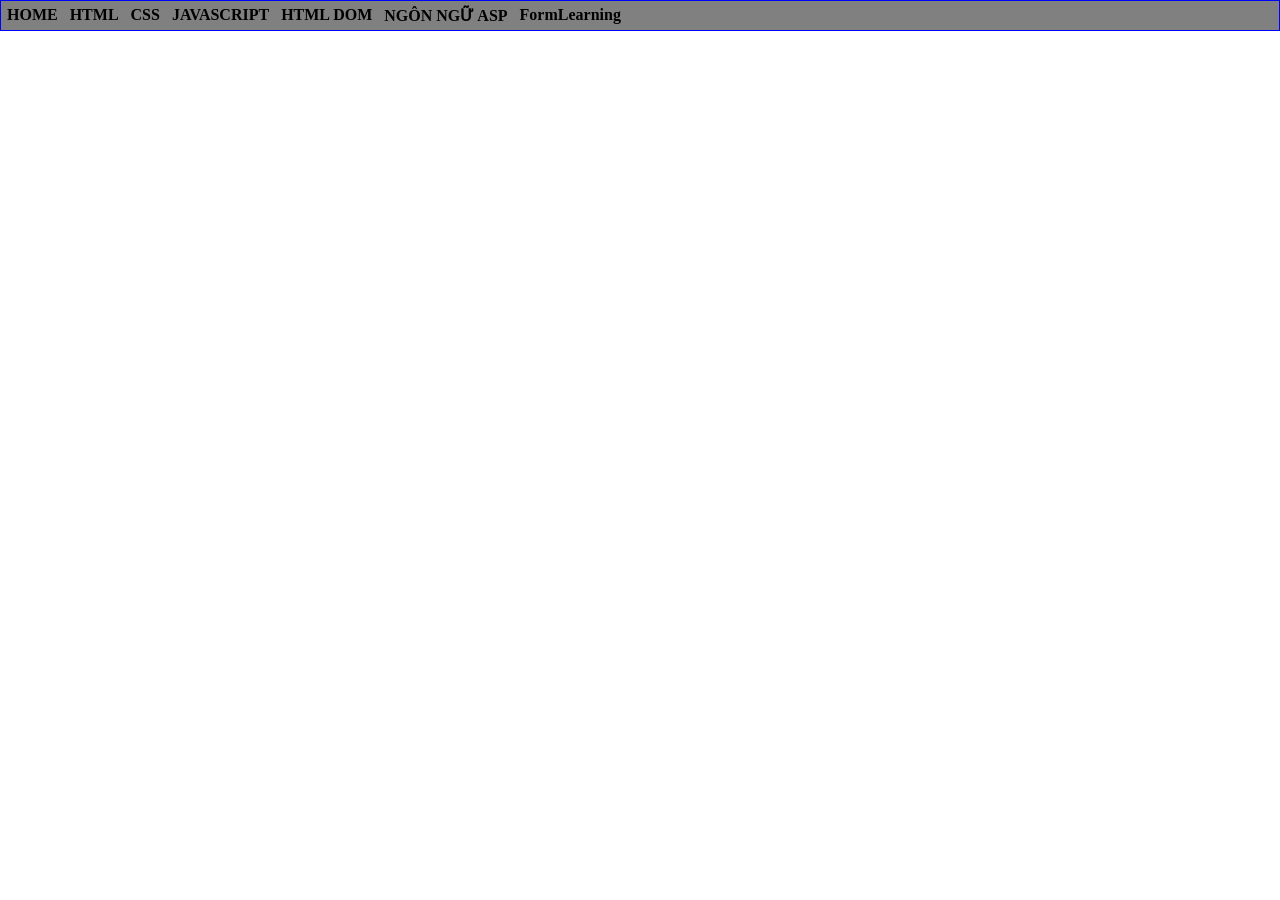
<file: index.html>
<html>
    <head>
        <title>Nguyễn Thị Phương Thảo K244161808 </title>
        <style>@import url(css/mainstyle.css);</style>
    </head>
    <body>
        <div id="container">  
            <ul>
            <li> <a href="K244161808_NguyenThiPhuongThao_BaiTapCVXinviec.html">HOME</a></li>
            <li> <a href="#">HTML</a></li>
            <li> <a href="#">CSS</a>
                <ul>
                <li> <a href="ex42/ex42.html">BÀI 42</a></li>
                <li> <a href="#">GIAO DIỆN VỚI CSS</a></li>
                <li> <a href="#">CSS NÂNG CAO</a></li>
            </ul>
            </li>
            <li> <a href="#">JAVASCRIPT</a>
            <ul>
                <li> <a href="#">LESSON 01</a></li>
                <li> <a href="#">LESSON 02</a></li>
                <li> <a href="#">LESSON 03</a></li>
            </ul>
            </li>
            <li> <a href="#">HTML DOM</a></li>
            <li> <a href="#">NGÔN NGỮ ASP</a></li>
            <li> <a href="#">FormLearning</a>
                <ul>
                    <li> <a href="FormLearn/ClientGet.html">Slide ClientGet.html</a></li>
                    <li> <a href="FormLearn/ServerGet.html">Slide ServerGet.html</a></li>
                    <li> <a href="Bai48/Register.html">Bai48</a></li>
                    <li> <a href="Bai49/OnlineClassifield.html">Bai49</a></li>
                    <li> <a href="Bai50/TravelExpense.html">Bai50</a></li>
                </ul>
            </li>
            </ul>

        </div>

    </body>
</html>
</file>
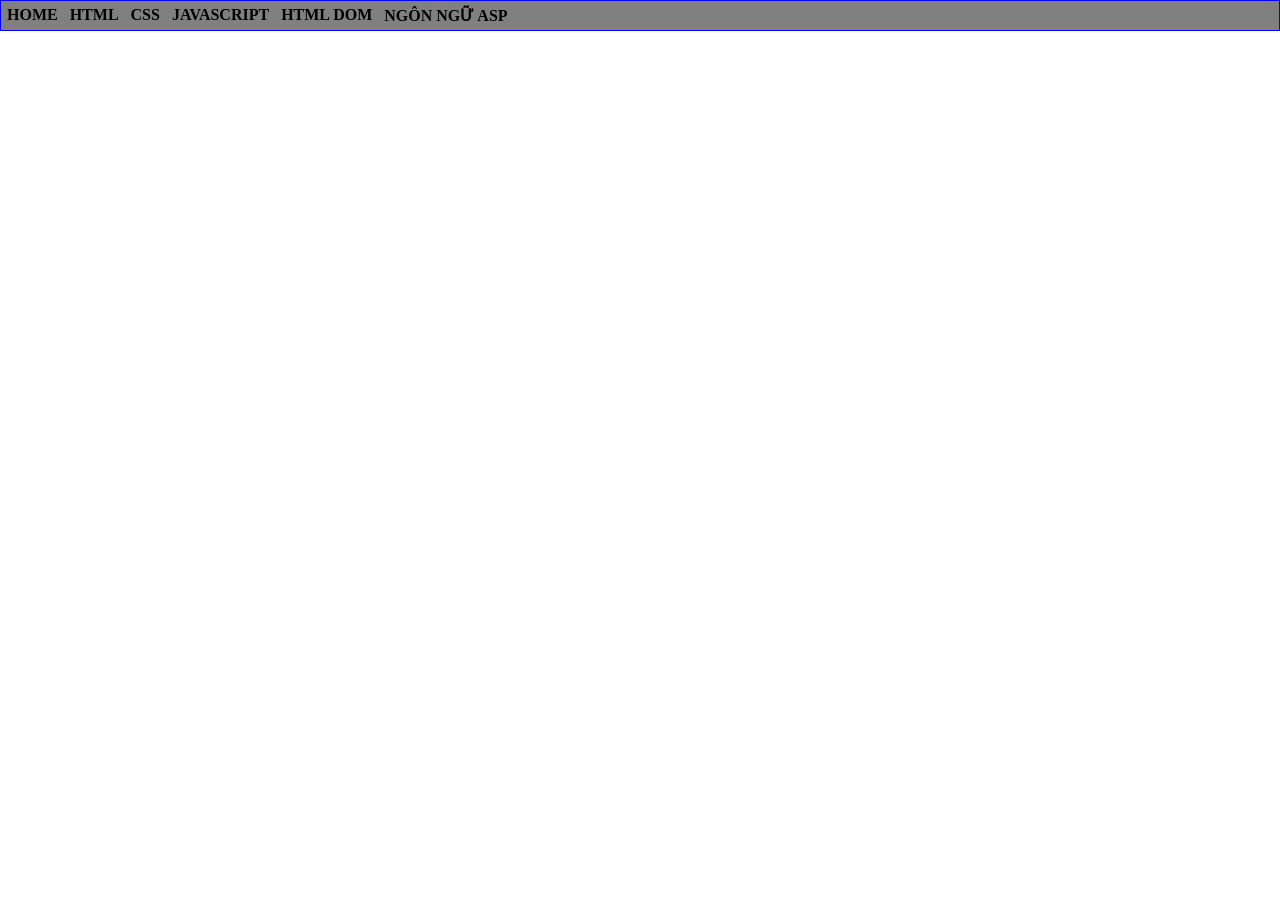
<file: home.html>
<html>
    <head>
        <title>Nguyễn Thị Phương Thảo K244161808 </title>
        <style>@import url(css/mainstyle.css);</style>
    </head>
    <body>
        <div id="container">  
            <ul>
            <li> <a href="K244161808_NguyenThiPhuongThao_BaiTapCVXinviec.html">HOME</a></li>
            <li> <a href="#">HTML</a></li>
            <li> <a href="#">CSS</a>
                <ul>
                <li> <a href="#">CSS CĂN BẢN</a></li>
                <li> <a href="#">GIAO DIỆN VỚI CSS</a></li>
                <li> <a href="#">CSS NÂNG CAO</a></li>
            </ul>
            </li>
            <li> <a href="#">JAVASCRIPT</a>
            <ul>
                <li> <a href="#">LESSON 01</a></li>
                <li> <a href="#">LESSON 02</a></li>
                <li> <a href="#">LESSON 03</a></li>
            </ul>
            </li>
            <li> <a href="#">HTML DOM</a></li>
            <li> <a href="#">NGÔN NGỮ ASP</a></li>


            </ul>

        </div>

    </body>
</html>
</file>
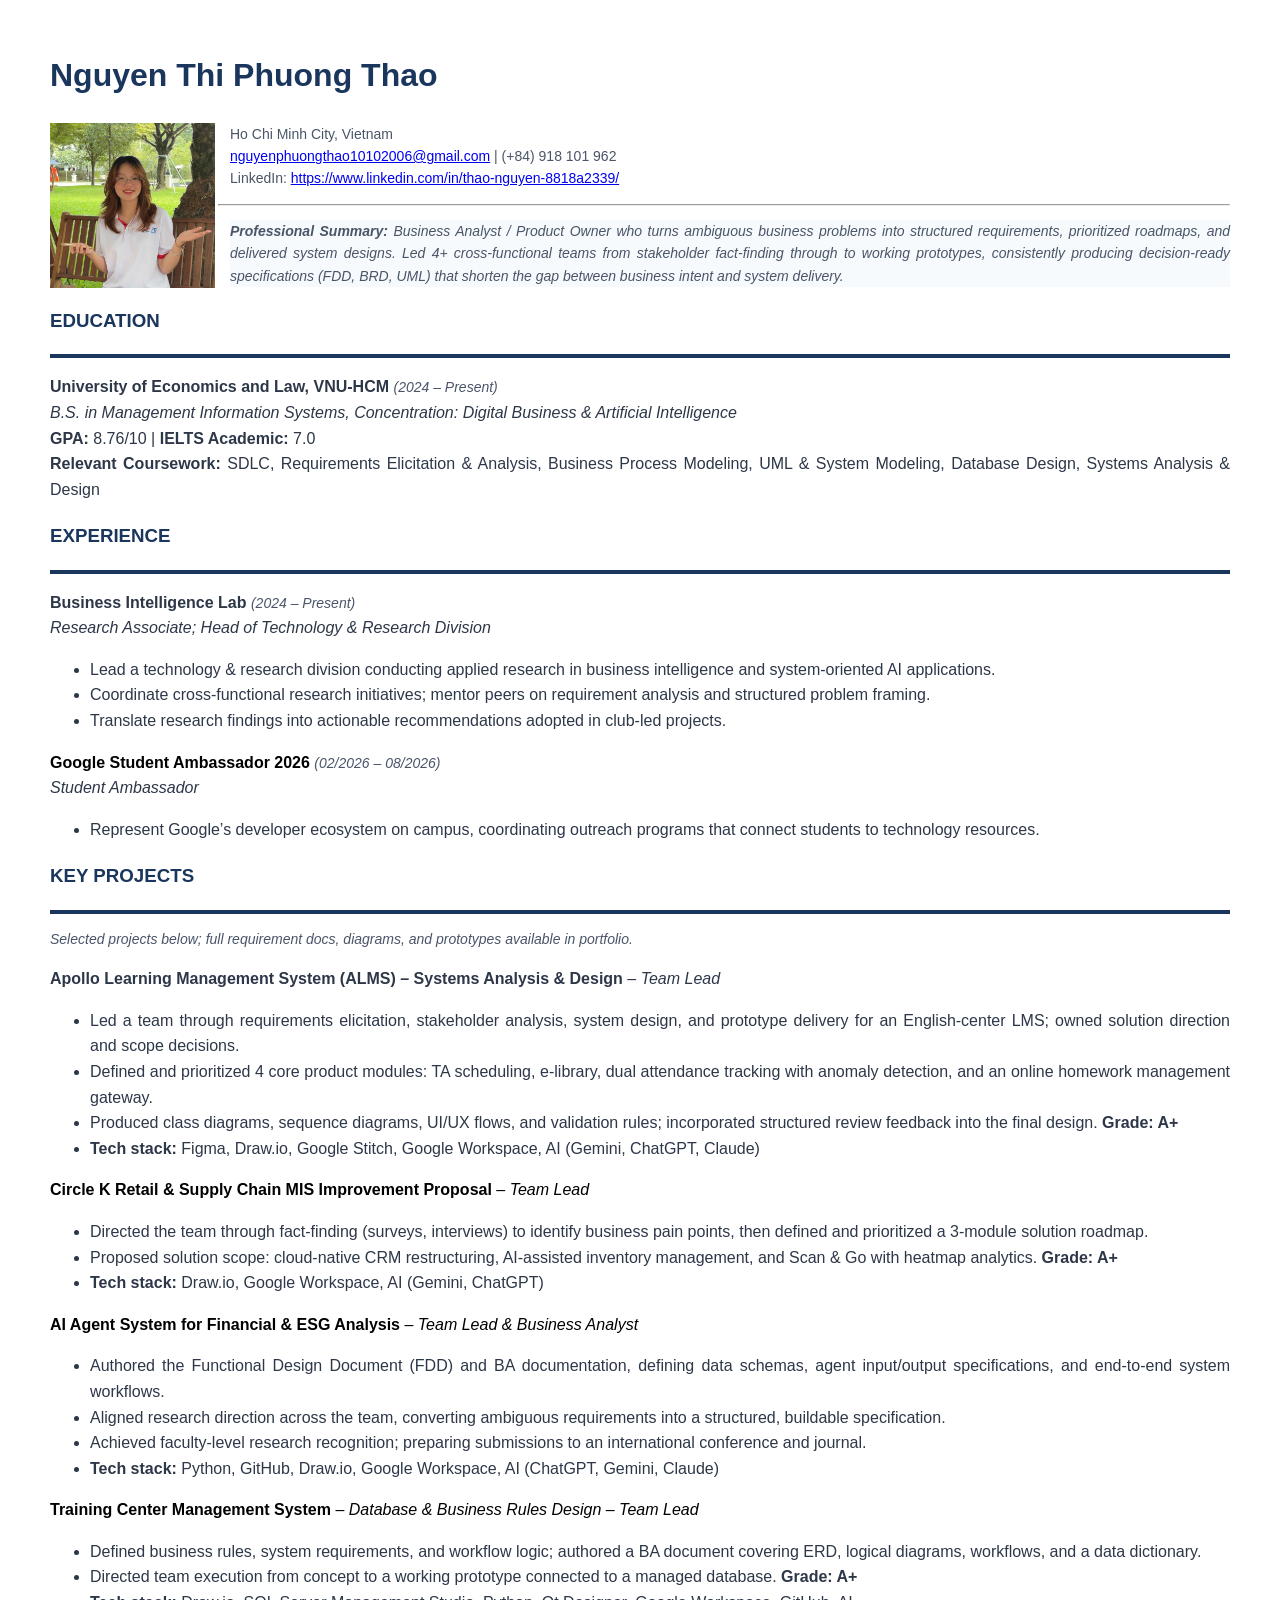
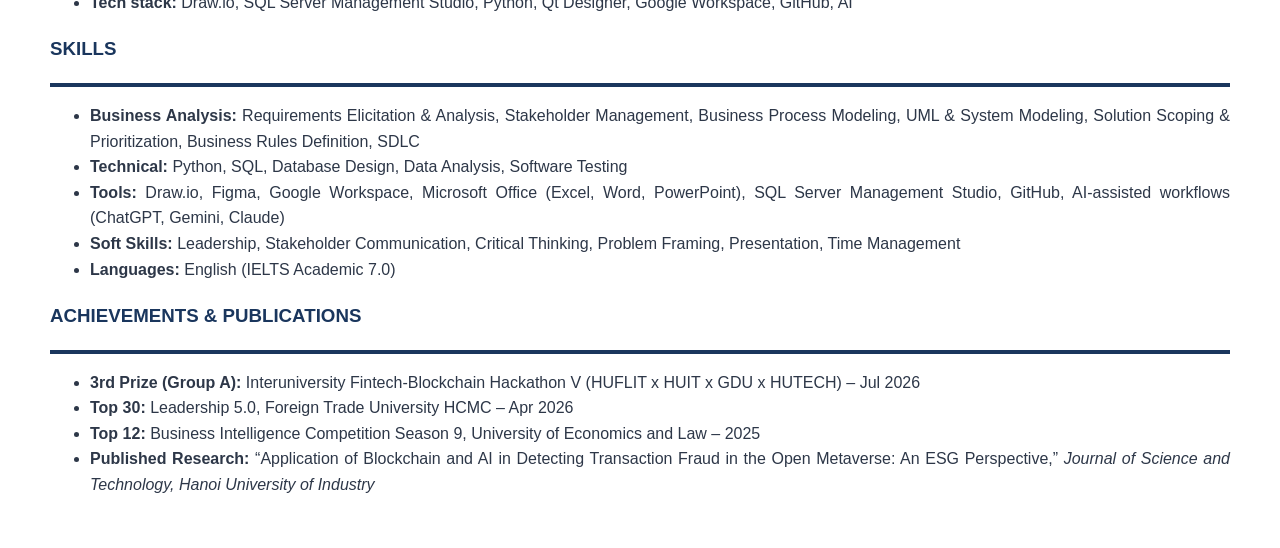
<file: K244161808_NguyenThiPhuongThao_BaiTapCVXinviec.html>
<html>
    <head>
        <title>CV - Nguyen Thi Phuong Thao</title>
    </head>
    <body style="font-family: 'Segoe UI', Tahoma, Geneva, Verdana, sans-serif; line-height: 1.6; margin: 50px; background-color: white;">
        <!--Thông tin liên lạc cơ bản -->
        <div>
            <h1 style="color: #1a365d">Nguyen Thi Phuong Thao</h1>
            <!--Hình ảnh -->
            <div>
            <img 
                align="left"
                src="images/cv.jpg"
                title="CV-Image"
                alt="Image not found"
                height="165"
                width="165"
            />
        </div>
            <!--Contact Information-->
            <p style="text-align: left; font-size: 14px; color: #4a5568; margin-left: 180px;">
                Ho Chi Minh City, Vietnam 
                <br/> 
                <a href="mailto:nguyenphuongthao10102006@gmail.com">nguyenphuongthao10102006@gmail.com</a> | (+84) 918 101 962 
                <br/>
                LinkedIn: <a href="https://www.linkedin.com/in/thao-nguyen-8818a2339/" target="_blank" title="LinkedIn">https://www.linkedin.com/in/thao-nguyen-8818a2339/</a>
            </p>
        </div>

        
        <hr/>
        <!--Professional Summary-->
        <div>
            <p style="text-align: justify; font-size: 14px; color: #4a5568; background-color: #f7fafc; margin-left: 180px;">
                <i>
                    <b>Professional Summary:</b> Business Analyst / Product Owner who turns ambiguous business problems into structured requirements, prioritized roadmaps, and delivered system designs. Led 4+ cross-functional teams from stakeholder fact-finding through to working prototypes, consistently producing decision-ready specifications (FDD, BRD, UML) that shorten the gap between business intent and system delivery.
                </i>
            </p>
        </div>

        <!--Education-->
        <div>
            <h3 style="color: #1a365d;">EDUCATION</h3>
            <hr style="border: 2px solid #1a365d;"/>
            <p style="text-align: justify; color: #2d3748;">
                <b> University of Economics and Law, VNU-HCM </b> <i style="color: #4a5568; font-size: 14px;">(2024 – Present)</i>
                <br/>
                <i>B.S. in Management Information Systems, Concentration: Digital Business & Artificial Intelligence</i>
                <br/>
                <b>GPA:</b> 8.76/10 | <b>IELTS Academic:</b> 7.0
                <br/>
                <b>Relevant Coursework:</b> SDLC, Requirements Elicitation & Analysis, Business Process Modeling, UML & System Modeling, Database Design, Systems Analysis & Design
            </p>    
        </div>

        <!--Experience-->
        <div>
            <h3 style="color: #1a365d;">EXPERIENCE</h3>
            <hr style="border: 2px solid #1a365d;"/> 
            <p style="text-align: justify; color: #2d3748;">
                <b> Business Intelligence Lab </b><i style="color: #4a5568; font-size: 14px;">(2024 – Present)</i>
                <br/>
                <i style="text-align: justify; color: #2d3748;">Research Associate; Head of Technology & Research Division </i>
                <ul style="text-align: justify; color: #2d3748;">
                    <li>Lead a technology & research division conducting applied research in business intelligence and system-oriented AI applications.</li>
                    <li>Coordinate cross-functional research initiatives; mentor peers on requirement analysis and structured problem framing.</li>
                    <li>Translate research findings into actionable recommendations adopted in club-led projects.</li>
                </ul>

                <b> Google Student Ambassador 2026 </b><i style="color: #4a5568; font-size: 14px;">(02/2026 – 08/2026)</i>
                <br/>
                <i style="text-align: justify; color: #2d3748;">Student Ambassador </i>
                <ul style="text-align: justify; color: #2d3748;">
                    <li>Represent Google’s developer ecosystem on campus, coordinating outreach programs that connect students to technology resources.</li>
                </ul>
            </p>
        </div>
        
        <!--Key Projects-->
        <div>
            <h3 style="color: #1a365d;">KEY PROJECTS</h3>
            <hr style="border: 2px solid #1a365d;"/>
            <p style="color: #4a5568;font-size: 14px;">
                <i>Selected projects below; full requirement docs, diagrams, and prototypes available in portfolio.</i>
            </p>
            <p style="text-align: justify; color: #2d3748;">
                <b>Apollo Learning Management System (ALMS) – Systems Analysis & Design</b><i> – Team Lead</i>
                <br/>
                <ul style="text-align: justify; color: #2d3748;">
                    <li>Led a team through requirements elicitation, stakeholder analysis, system design, and prototype delivery for an English-center LMS; owned solution direction and scope decisions.</li>
                    <li>Defined and prioritized 4 core product modules: TA scheduling, e-library, dual attendance tracking with anomaly detection, and an online homework management gateway.</li>
                    <li>Produced class diagrams, sequence diagrams, UI/UX flows, and validation rules; incorporated structured review feedback into the final design. <b>Grade: A+</b></li>
                    <li><b>Tech stack:</b> Figma, Draw.io, Google Stitch, Google Workspace, AI (Gemini, ChatGPT, Claude)</li>
                </ul>

                <b>Circle K Retail & Supply Chain MIS Improvement Proposal </b><i>– Team Lead</i>
                <br/>
                <ul style="text-align: justify; color: #2d3748;">
                    <li>Directed the team through fact-finding (surveys, interviews) to identify business pain points, then defined and prioritized a 3-module solution roadmap.</li>
                    <li>Proposed solution scope: cloud-native CRM restructuring, AI-assisted inventory management, and Scan & Go with heatmap analytics. <b>Grade: A+</b></li>
                    <li><b>Tech stack:</b> Draw.io, Google Workspace, AI (Gemini, ChatGPT)</li>
                </ul>

                <b>AI Agent System for Financial & ESG Analysis </b><i>– Team Lead & Business Analyst</i>
                <br/>
                <ul style="text-align: justify; color: #2d3748;">
                    <li>Authored the Functional Design Document (FDD) and BA documentation, defining data schemas, agent input/output specifications, and end-to-end system workflows.</li>
                    <li>Aligned research direction across the team, converting ambiguous requirements into a structured, buildable specification.</li>
                    <li>Achieved faculty-level research recognition; preparing submissions to an international conference and journal.</li>
                    <li><b>Tech stack:</b> Python, GitHub, Draw.io, Google Workspace, AI (ChatGPT, Gemini, Claude)</li>
                </ul>

                <b>Training Center Management System </b><i>– Database & Business Rules Design – Team Lead</i>
                <br/>
                <ul style="text-align: justify; color: #2d3748;">
                    <li>Defined business rules, system requirements, and workflow logic; authored a BA document covering ERD, logical diagrams, workflows, and a data dictionary.</li>
                    <li>Directed team execution from concept to a working prototype connected to a managed database. <b>Grade: A+</b></li>
                    <li><b>Tech stack:</b> Draw.io, SQL Server Management Studio, Python, Qt Designer, Google Workspace, GitHub, AI</li>
                </ul>
            </p>
        </div>
        
        <!--Skills-->
        <div>
            <h3 style="color: #1a365d;">SKILLS</h3>
            <hr style="border: 2px solid #1a365d;"/>
            <ul style="text-align: justify; color: #2d3748;">
                <li><b>Business Analysis:</b> Requirements Elicitation & Analysis, Stakeholder Management, Business Process Modeling, UML & System Modeling, Solution Scoping & Prioritization, Business Rules Definition, SDLC</li>
                <li><b>Technical:</b> Python, SQL, Database Design, Data Analysis, Software Testing</li>
                <li><b>Tools:</b> Draw.io, Figma, Google Workspace, Microsoft Office (Excel, Word, PowerPoint), SQL Server Management Studio, GitHub, AI-assisted workflows (ChatGPT, Gemini, Claude)</li>
                <li><b>Soft Skills:</b> Leadership, Stakeholder Communication, Critical Thinking, Problem Framing, Presentation, Time Management</li>
                <li><b>Languages:</b> English (IELTS Academic 7.0)</li>
            </ul>
        </div>
        
        <!--Achievements & Publications-->
        <div>
            <h3 style="color: #1a365d;">ACHIEVEMENTS & PUBLICATIONS</h3>
            <hr style="border: 2px solid #1a365d;"/>
            <ul style="text-align: justify; color: #2d3748;">
                <li><b>3rd Prize (Group A):</b> Interuniversity Fintech-Blockchain Hackathon V (HUFLIT x HUIT x GDU x HUTECH) – Jul 2026</li>
                <li><b>Top 30:</b> Leadership 5.0, Foreign Trade University HCMC – Apr 2026</li>
                <li><b>Top 12:</b> Business Intelligence Competition Season 9, University of Economics and Law – 2025</li>
                <li><b>Published Research:</b> “Application of Blockchain and AI in Detecting Transaction Fraud in the Open Metaverse: An ESG Perspective,” <i>Journal of Science and Technology, Hanoi University of Industry</i></li>
            </ul>    
        </div>
        
    </body>
</html>
</file>
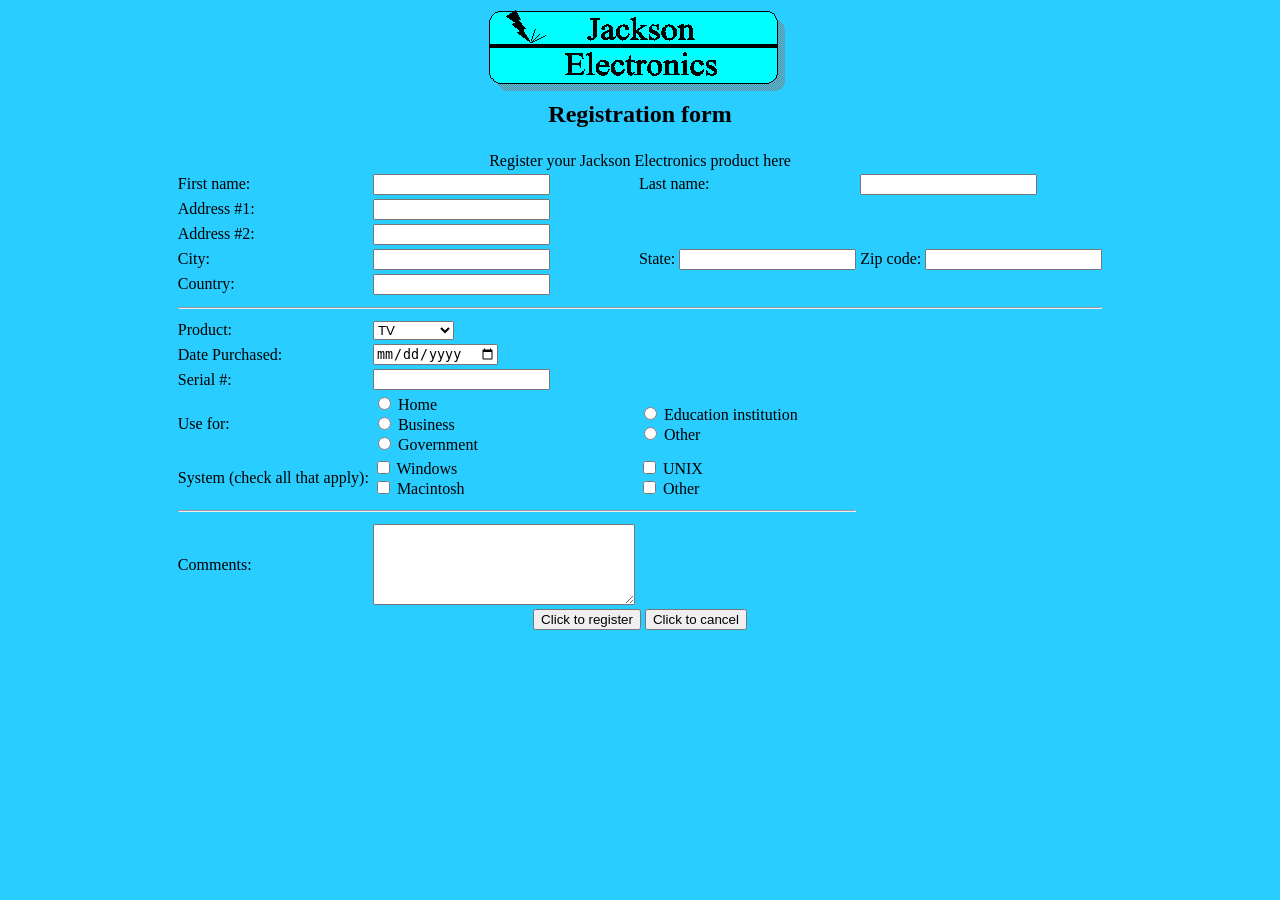
<file: Bai48/Register.htm>
<html>
    <head>
        <title>Register</title>
    </head>
    <body style="background-color: rgb(41, 205, 255);">
        <div style="text-align: center;">
            <img
                src="hinh/Jackson.gif"
                alt="Jackson"/>
        </div>
        <form>
            <table style="margin: 0 auto;">
                <tr>
                    <td colspan="4" style="text-align: center;">
                        <h2>Registration form</h2>
                    </td>
                </tr>
                <tr>
                    <td colspan="4" style="text-align: center;">
                        <p>Register your Jackson Electronics product here</p>
                    </td>
                </tr>
                <tr>
                    <td>
                        <label for="First name">First name:</label>
                    </td>
                    <td>
                        <input type="text" name="First name" id="First name"/>
                    </td>
                    <td>
                        <label for="Last name">Last name:</label>
                    </td>
                    <td>
                        <input type="text" name="Last name" id="Last name"/>
                    </td>
                </tr>
                <tr>
                    <td>
                        <label for="Address #1">Address #1:</label>
                    </td>
                    <td>
                        <input type="text" name="Address #1" id="Address #1"/>
                    </td>
                </tr>
                <tr>
                    <td>
                        <label for="Address #2">Address #2:</label>
                    </td>
                    <td>
                        <input type="text" name="Address #2" id="Address #2"/>
                    </td>
                </tr>
                <tr>
                    <td>
                        <label for="City">City:</label>
                    </td>
                    <td>
                        <input type="text" name="City" id="City"/>
                    </td>
                    <td>
                        <label for="State">State:</label>
                        <input type="text" name="State" id="State"/>
                    </td>
                    <td>
                        <label for="Zip">Zip code:</label>
                        <input type="text" name="Zip" id="Zip"/>
                    </td>
                </tr>
                <tr>
                    <td>
                        <label for="Country">Country:</label>
                    </td>
                    <td>
                        <input type="text" name="Country" id="Country"/>
                    </td>
                </tr>
            <tr><td colspan="4"><hr/></td>
                
            </tr>
                <tr>
                    <td>
                        <label for="Product">Product:</label>
                    </td>
                    <td>
                        <select name="Product" id="Product">
                            <option value="TV">TV</option>
                            <option value="Radio">Radio</option>
                            <option value="Computer">Computer</option>
                        </select>
                    </td>
                </tr>
                <tr>
                    <td>
                        <label for="Date Purchased">Date Purchased:</label>
                    </td>
                    <td>
                        <input type="date" name="Date Purchased" id="Date Purchased"/>
                    </td>
                </tr>
                <tr>
                    <td>
                        <label for="Serial">Serial #:</label>
                    </td>
                    <td>
                        <input type="text" name="Serial" id="Serial"/>
                    </td>
                </tr>
                <tr>
                    <td>
                        <label for="Use">Use for:</label>
                    </td>
                    <td>
                        <input type="radio" name="home" value="home"/>
                        <label for="Use">Home</label><BR/>
                        <input type="radio" name="business" value="business"/>
                        <label for="Use">Business</label><BR/>
                        <input type="radio" name="government" value="government"/>
                        <label for="Use">Government</label>
                    </td>
                    <td>
                        <input type="radio" name="education institution" value="education institution"/>
                        <label for="Use">Education institution</label><BR/>
                        <input type="radio" name="other" value="other"/>
                        <label for="Use">Other</label>
                    </td>
                </tr>
                <tr>
                    <td>
                        <label for="System">System (check all that apply):</label>
                    </td>
                    <td>
                        <input type="checkbox" name="Windows" value="Windows"/>
                        <label for="System">Windows</label><BR/>
                        <input type="checkbox" name="Macintosh" value="Macintosh"/>
                        <label for="System">Macintosh</label>
                    </td>
                    <td>
                        <input type="checkbox" name="UNIX" value="UNIX"/>
                        <label for="System">UNIX</label><BR/>
                        <input type="checkbox" name="Other" value="Other"/>
                        <label for="System">Other</label>
                    </td>
                </tr>
                <tr>
                    <td colspan="3">
                        <HR/>
                    </td>
                </tr>            
                <tr>
                    <td>
                        <label for="Comments">Comments:</label>
                    </td>
                    <td>
                        <textarea name="Comments" id="Comments" rows="5" cols="30"></textarea>
                    </td>
                </tr>
                <tr>
                    <td colspan="4" align="center">
                        <button type="button" onclick="alert('Đăng ký')">Click to register</button>
                        <button type="reset">Click to cancel</button>
                    </td>
                </tr>
            </table>
        </form>
    </body>
</html>
</file>
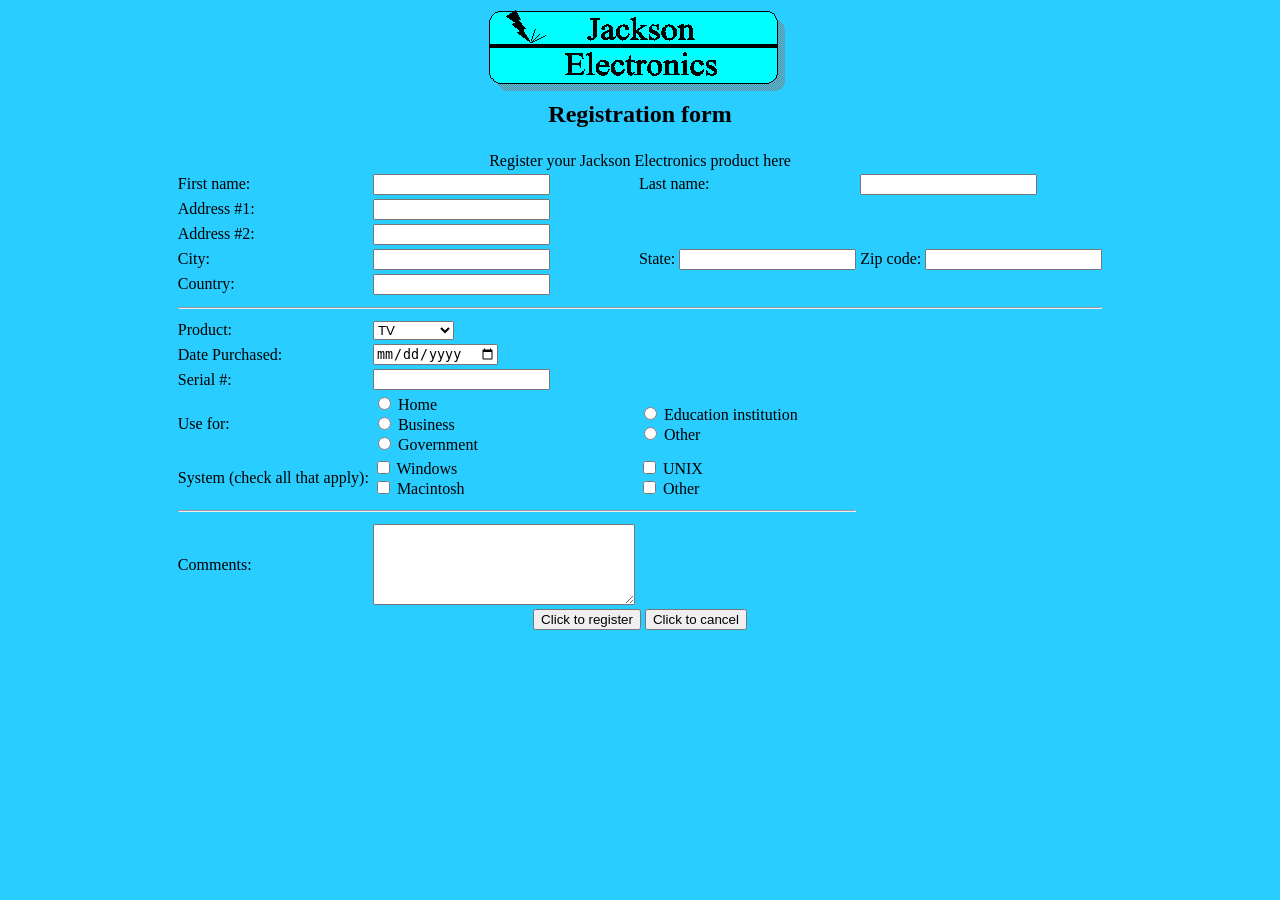
<file: Bai48/Register.html>
<html>
    <head>
        <title>Register</title>
    </head>
    <body style="background-color: rgb(41, 205, 255);">
        <div style="text-align: center;">
            <img
                src="hinh/Jackson.gif"
                alt="Jackson"/>
        </div>
        <form>
            <table style="margin: 0 auto;">
                <tr>
                    <td colspan="4" style="text-align: center;">
                        <h2>Registration form</h2>
                    </td>
                </tr>
                <tr>
                    <td colspan="4" style="text-align: center;">
                        <p>Register your Jackson Electronics product here</p>
                    </td>
                </tr>
                <tr>
                    <td>
                        <label for="First name">First name:</label>
                    </td>
                    <td>
                        <input type="text" name="First name" id="First name"/>
                    </td>
                    <td>
                        <label for="Last name">Last name:</label>
                    </td>
                    <td>
                        <input type="text" name="Last name" id="Last name"/>
                    </td>
                </tr>
                <tr>
                    <td>
                        <label for="Address #1">Address #1:</label>
                    </td>
                    <td>
                        <input type="text" name="Address #1" id="Address #1"/>
                    </td>
                </tr>
                <tr>
                    <td>
                        <label for="Address #2">Address #2:</label>
                    </td>
                    <td>
                        <input type="text" name="Address #2" id="Address #2"/>
                    </td>
                </tr>
                <tr>
                    <td>
                        <label for="City">City:</label>
                    </td>
                    <td>
                        <input type="text" name="City" id="City"/>
                    </td>
                    <td>
                        <label for="State">State:</label>
                        <input type="text" name="State" id="State"/>
                    </td>
                    <td>
                        <label for="Zip">Zip code:</label>
                        <input type="text" name="Zip" id="Zip"/>
                    </td>
                </tr>
                <tr>
                    <td>
                        <label for="Country">Country:</label>
                    </td>
                    <td>
                        <input type="text" name="Country" id="Country"/>
                    </td>
                </tr>
            <tr><td colspan="4"><hr/></td>
                
            </tr>
                <tr>
                    <td>
                        <label for="Product">Product:</label>
                    </td>
                    <td>
                        <select name="Product" id="Product">
                            <option value="TV">TV</option>
                            <option value="Radio">Radio</option>
                            <option value="Computer">Computer</option>
                        </select>
                    </td>
                </tr>
                <tr>
                    <td>
                        <label for="Date Purchased">Date Purchased:</label>
                    </td>
                    <td>
                        <input type="date" name="Date Purchased" id="Date Purchased"/>
                    </td>
                </tr>
                <tr>
                    <td>
                        <label for="Serial">Serial #:</label>
                    </td>
                    <td>
                        <input type="text" name="Serial" id="Serial"/>
                    </td>
                </tr>
                <tr>
                    <td>
                        <label for="Use">Use for:</label>
                    </td>
                    <td>
                        <input type="radio" name="home" value="home"/>
                        <label for="Use">Home</label><BR/>
                        <input type="radio" name="business" value="business"/>
                        <label for="Use">Business</label><BR/>
                        <input type="radio" name="government" value="government"/>
                        <label for="Use">Government</label>
                    </td>
                    <td>
                        <input type="radio" name="education institution" value="education institution"/>
                        <label for="Use">Education institution</label><BR/>
                        <input type="radio" name="other" value="other"/>
                        <label for="Use">Other</label>
                    </td>
                </tr>
                <tr>
                    <td>
                        <label for="System">System (check all that apply):</label>
                    </td>
                    <td>
                        <input type="checkbox" name="Windows" value="Windows"/>
                        <label for="System">Windows</label><BR/>
                        <input type="checkbox" name="Macintosh" value="Macintosh"/>
                        <label for="System">Macintosh</label>
                    </td>
                    <td>
                        <input type="checkbox" name="UNIX" value="UNIX"/>
                        <label for="System">UNIX</label><BR/>
                        <input type="checkbox" name="Other" value="Other"/>
                        <label for="System">Other</label>
                    </td>
                </tr>
                <tr>
                    <td colspan="3">
                        <HR/>
                    </td>
                </tr>            
                <tr>
                    <td>
                        <label for="Comments">Comments:</label>
                    </td>
                    <td>
                        <textarea name="Comments" id="Comments" rows="5" cols="30"></textarea>
                    </td>
                </tr>
                <tr>
                    <td colspan="4" align="center">
                        <button type="button" onclick="alert('Đăng ký')">Click to register</button>
                        <button type="reset">Click to cancel</button>
                    </td>
                </tr>
            </table>
        </form>
    </body>
</html>
</file>
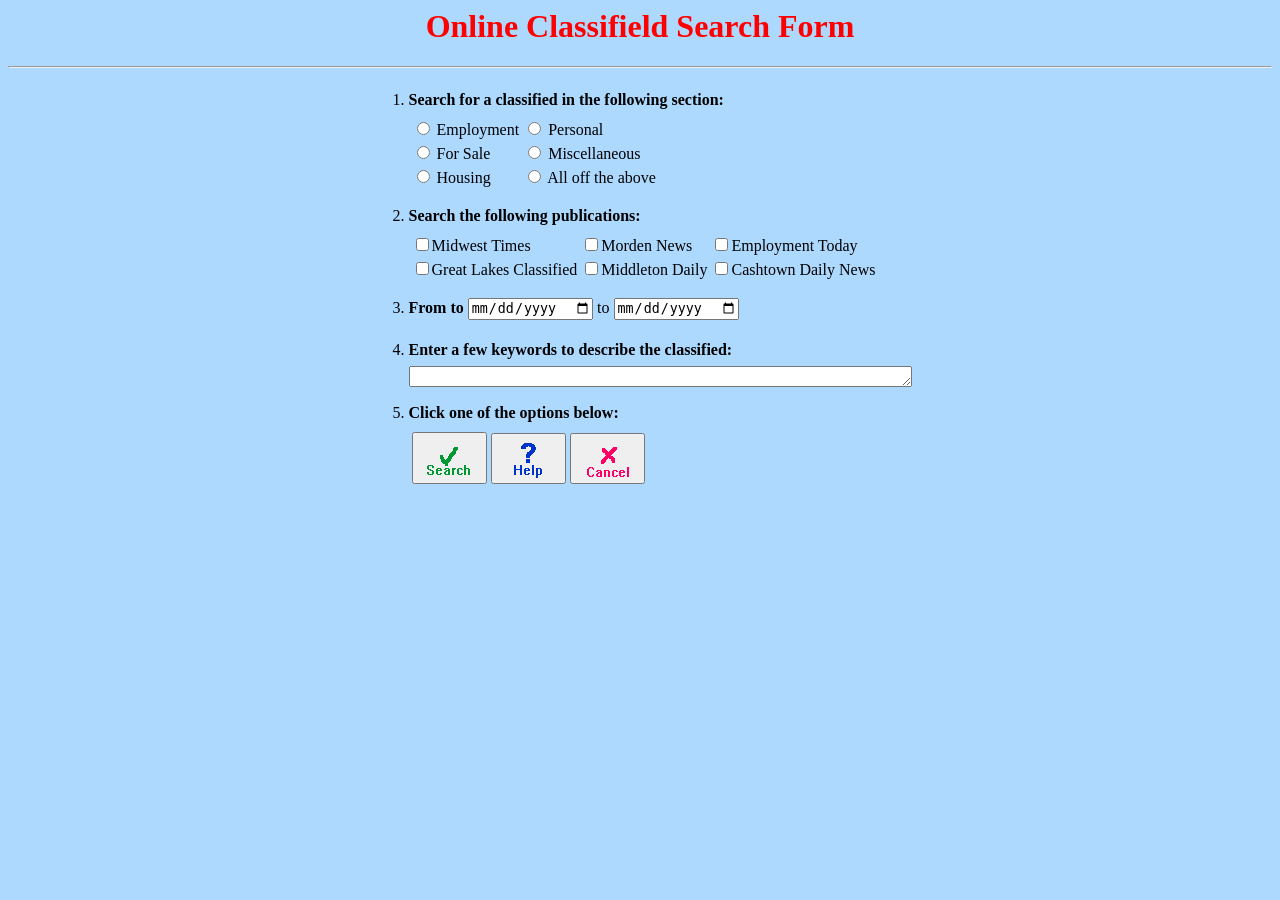
<file: Bai49/OnlineClassifield.html>
<html>
    <head>
        <title>Online Classifield</title>
        <style>
            form {
                width: fit-content;
                margin: 0 auto;
                line-height: 2.0;
            }
            li {
                margin-bottom: 10px;
            }
        </style>
    </head>
    <body style="background-color: #add9ff;">
        <h1 style="color: red; text-align: center;">Online Classifield Search Form</h1>
        <hr/>
        <form>
            <ol>
                <li> <b>Search for a classified in the following section:</b>
                    <table>
                        <tr>
                            <td><input type="radio" name="section" value="Employment"/> Employment</td>
                            <td><input type="radio" name="section" value="Personal"/> Personal</td>
                        </tr>
                        <tr>
                            <td><input type="radio" name="section" value="For Sale"/> For Sale</td>
                            <td><input type="radio" name="section" value="Miscellaneous"/> Miscellaneous</td>
                        </tr>
                        <tr>
                            <td><input type="radio" name="section" value="Housing"/> Housing</td>
                            <td><input type="radio" name="section" value="all"/> All off the above</td>
                        </tr>
                    </table>
                </li>

                <li> <b>Search the following publications:</b>
                    <table>
                        <tr>
                            <td>
                                <input type="checkbox" name="publication" value="Midwest Times"/>Midwest Times
                            </td>
                            <td>
                                <input type="checkbox" name="publication" value="Morden News"/>Morden News
                            </td>
                            <td>
                                <input type="checkbox" name="publication" value="Employment Today"/>Employment Today
                            </td>
                        </tr>
                        <tr>
                            <td>
                                <input type="checkbox" name="publication" value="Great Lakes Classified"/>Great Lakes Classified
                            </td>
                            <td>
                                <input type="checkbox" name="publication" value="Middleton Daily"/>Middleton Daily
                            </td>
                            <td>
                                <input type="checkbox" name="publication" value="Cashtown Daily News"/>Cashtown Daily News
                            </td>
                        </tr>
                    </table>
                </li>
                <li> <b>From to </b><input type="date" name="fromdate"> to <input type="date" name="todate"></li>
                <li> <b>Enter a few keywords to describe the classified:</b><br/>
                    <div><textarea name="Comments" id="Comments" rows="1" cols="60"></textarea></div>
                </li>
                <li><b>Click one of the options below:</b>
                    <table>
                        <tr>
                            <td>
                                <button type="button" onclick="alert('Search')"><img src="icon/Search.gif" alt="Search"></button>
                            </td>
                            <td>
                                <button type="button" onclick="window.open('https://tranduythanh.com', '_blank')"><img src="icon/Help.gif" alt="Help"></button>
                            </td>
                            <td>
                                <button type="reset"><img src="icon/Cancel.gif" alt="Cancel"></button>
                            </td>
                        </tr>
                    </table>
                </li>
            </ol>
        </form>
    </body>
</html>
</file>
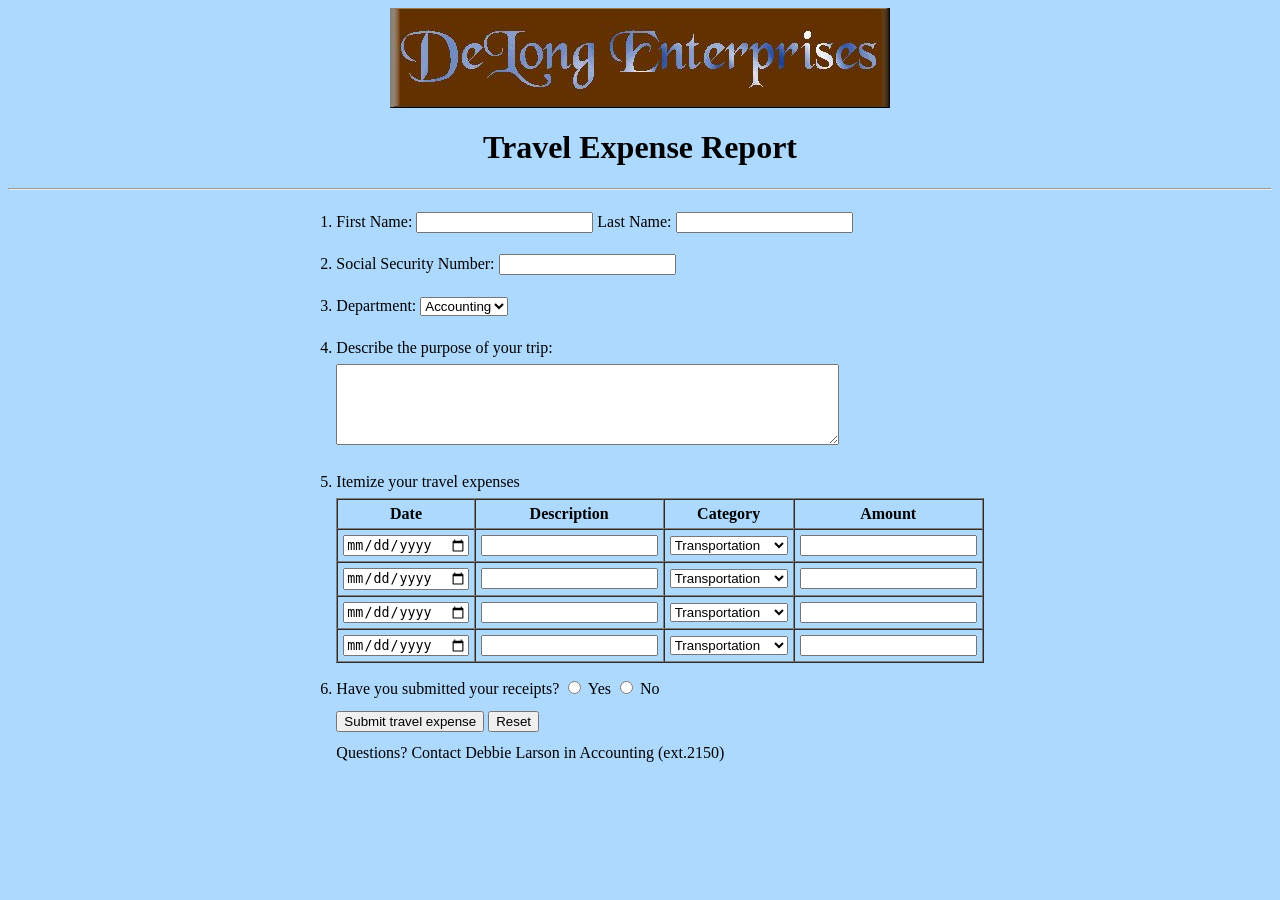
<file: Bai50/TravelExpense.html>
<html>
    <head>
        <title>Travel Expense Report</title>
        <style>
            form {
                width: fit-content;
                margin: 0 auto;
                line-height: 2.0;
            }
            li {
                margin-bottom: 10px;
            }
        </style>
    </head>
    <body style="background-color: #add9ff;">
        <div style="text-align: center;">
            <img src="DeLong.jpg"/>
        </div>
        <h1 style="text-align: center;">Travel Expense Report</h1>
        <hr/>
        <form>
            <ol>
                <li>
                    First Name: <input type="text" name="firstname"/> Last Name: <input type="text" name="lastname"/>
                </li>
                <li>
                    Social Security Number: <input type="text" name="ssn"/>
                </li>
                <li>
                    Department: <select name="department">
                        <option value="Accounting">Accounting</option>
                        <option value="Marketing">Marketing</option>
                        <option value="Sales">Sales</option>
                        <option value="Research">Research</option>
                    </select>
                </li>
                <li>
                    Describe the purpose of your trip: <br/>
                    <textarea name="tripdescription" rows="5" cols="60"></textarea>
                </li>
                <li>
                    Itemize your travel expenses <br/>
                    <table border="1" cellpadding="5" cellspacing="0">
                        <tr>
                            <th>Date</th>
                            <th>Description</th>
                            <th>Category</th>
                            <th>Amount</th>
                        </tr>
                        <tr>
                            <td><input type="date" name="date"/></td>
                            <td><input type="text" name="description"/></td>
                            <td><select name="category">
                                <option value="Transportation">Transportation</option>
                                <option value="Accommodation">Accommodation</option>
                                <option value="Meals">Meals</option>
                                <option value="Other">Other</option>
                            </select></td>
                            <td><input type="number" name="amount" step="0.01"/></td>
                        </tr>
                        <tr>
                            <td><input type="date" name="date"/></td>
                            <td><input type="text" name="description"/></td>
                            <td><select name="category">
                                <option value="Transportation">Transportation</option>
                                <option value="Accommodation">Accommodation</option>
                                <option value="Meals">Meals</option>
                                <option value="Other">Other</option>
                            </select></td>
                            <td><input type="number" name="amount" step="0.01"/></td>
                        </tr>
                        <tr>
                            <td><input type="date" name="date"/></td>
                            <td><input type="text" name="description"/></td>
                            <td><select name="category">
                                <option value="Transportation">Transportation</option>
                                <option value="Accommodation">Accommodation</option>
                                <option value="Meals">Meals</option>
                                <option value="Other">Other</option>
                            </select></td>
                            <td><input type="number" name="amount" step="0.01"/></td>
                        </tr>
                        <tr>
                            <td><input type="date" name="date"/></td>
                            <td><input type="text" name="description"/></td>
                            <td><select name="category">
                                <option value="Transportation">Transportation</option>
                                <option value="Accommodation">Accommodation</option>
                                <option value="Meals">Meals</option>
                                <option value="Other">Other</option>
                            </select></td>
                            <td><input type="number" name="amount" step="0.01"/></td>
                        </tr>
                    </table>
                </li>
                <li>Have you submitted your receipts? <input type="radio" name="receipts" value="yes"/> Yes <input type="radio" name="receipts" value="no"/> No
                    <br/>
                    <button type="submit" onclick="alert('Submitted')">Submit travel expense</button>
                    <button type="reset">Reset</button>
                    <br/>
                    Questions? Contact Debbie Larson in Accounting (ext.2150)
                </li>
            </ol>
        </form>
    </body>
</html>
</file>
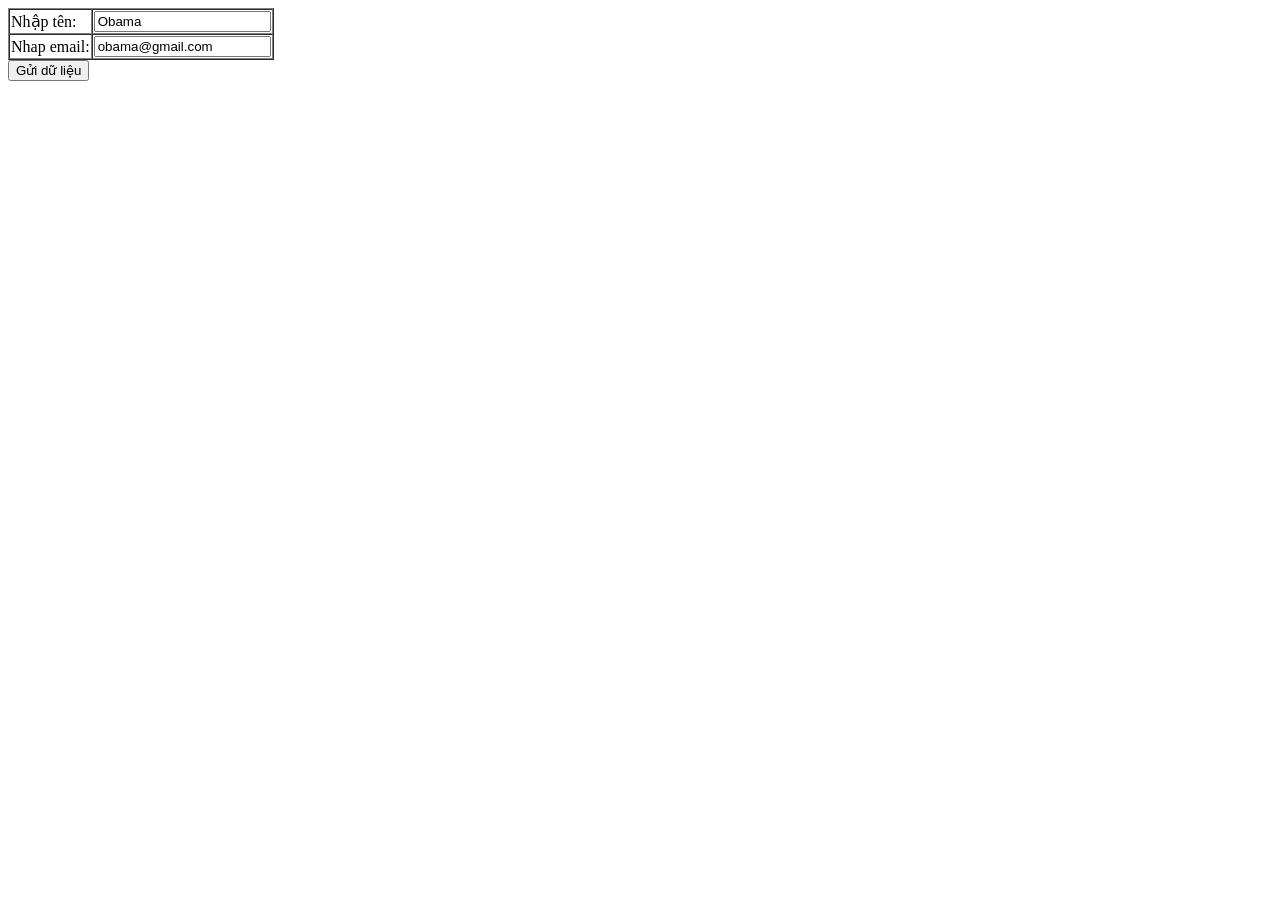
<file: FormLearn/ClientGet.html>
<html>
    <head>
        <title>ClientGet</title>
    </head>
    <body>
        <form action="ServerGet.html" method="get">
            <table border="1" cellpadiding="0" cellspacing="0">
                <tr>
                    <td>
                        Nhập tên:
                    </td>
                    <td>
                        <input type="text" value="Obama" name="txtten"/>
                    </td>
                </tr>
                <tr>
                    <td>
                        Nhap email:
                    </td>
                    <td>
                        <input type="email" value="obama@gmail.com" name="txtemail"/>
                    </td>
                </tr>
            </table>
            <input type="submit" value="Gửi dữ liệu"/>
        </form>
    </body>
</html>
</file>
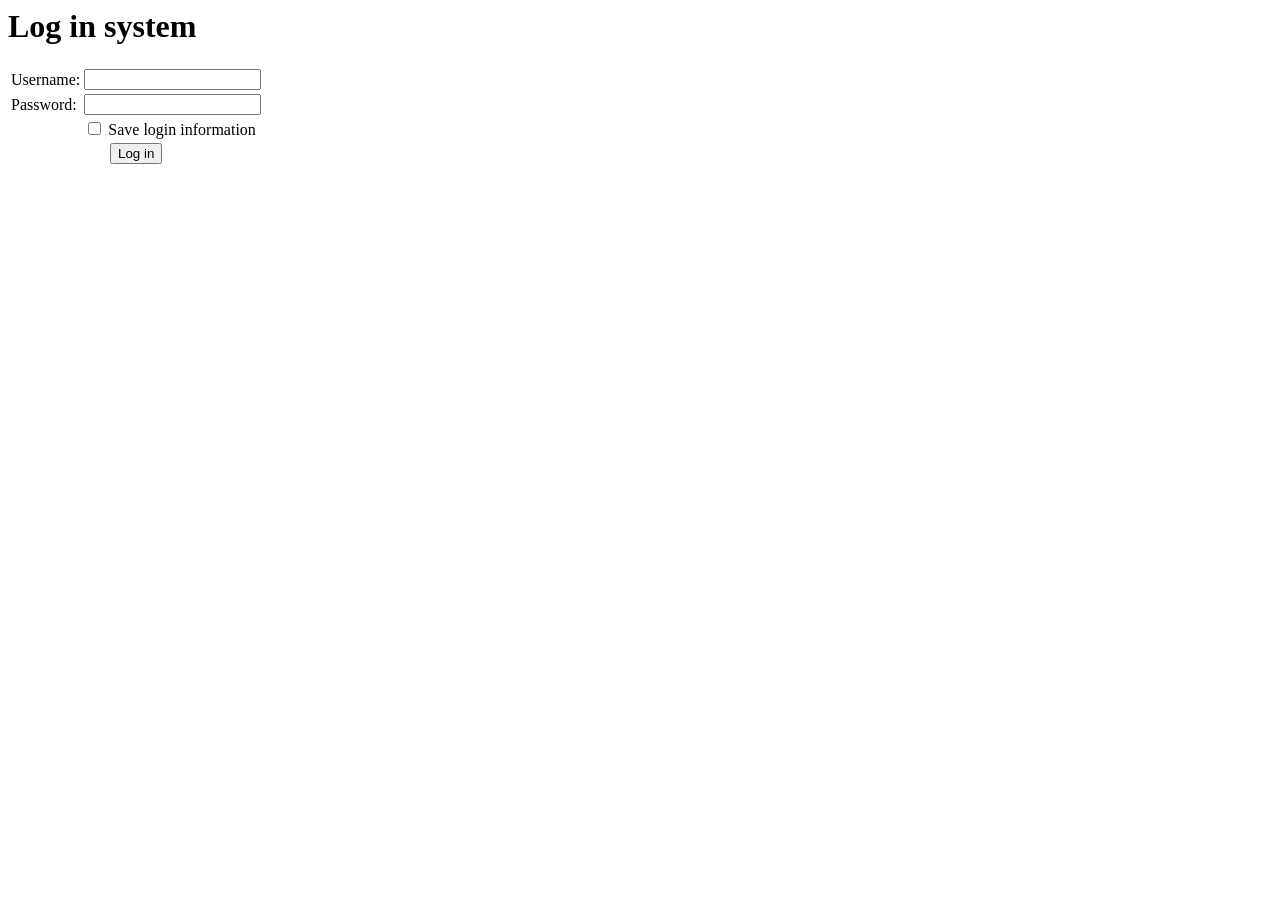
<file: FormLearn/login.html>
<html>
    <head>
        <title>Log in system</title>
    </head>
    <body>
        <form 
        action="https://tranduythanh.com/process.html" method="get">
            <h1>Log in system</h1>
            <table>
                <tr>
                    <td>
                        <label for="username">Username:</label>
                    </td>
                    
                    <td><input type="text" name="username" id="username"/></td>
                </tr>
                <tr>
                    <td>
                        <label for="password">Password:</label>
                    </td>
                    
                    <td><input type="password" name="password" id="password"/></td>
                </tr>
                <tr>
                    <td>
                        &nbsp;
                    </td>
                    <td>
                        <input type="checkbox" name="save_login" id="save_login"/> <label for="save_login">Save login information</label>
                    </td>
                </tr>
                <tr>
                    <td colspan="2" align="center">
                        <input type="submit" value="Log in" />
                    </td>
                </tr>
            </table>
        </form>
    </body>
</html>
</file>
